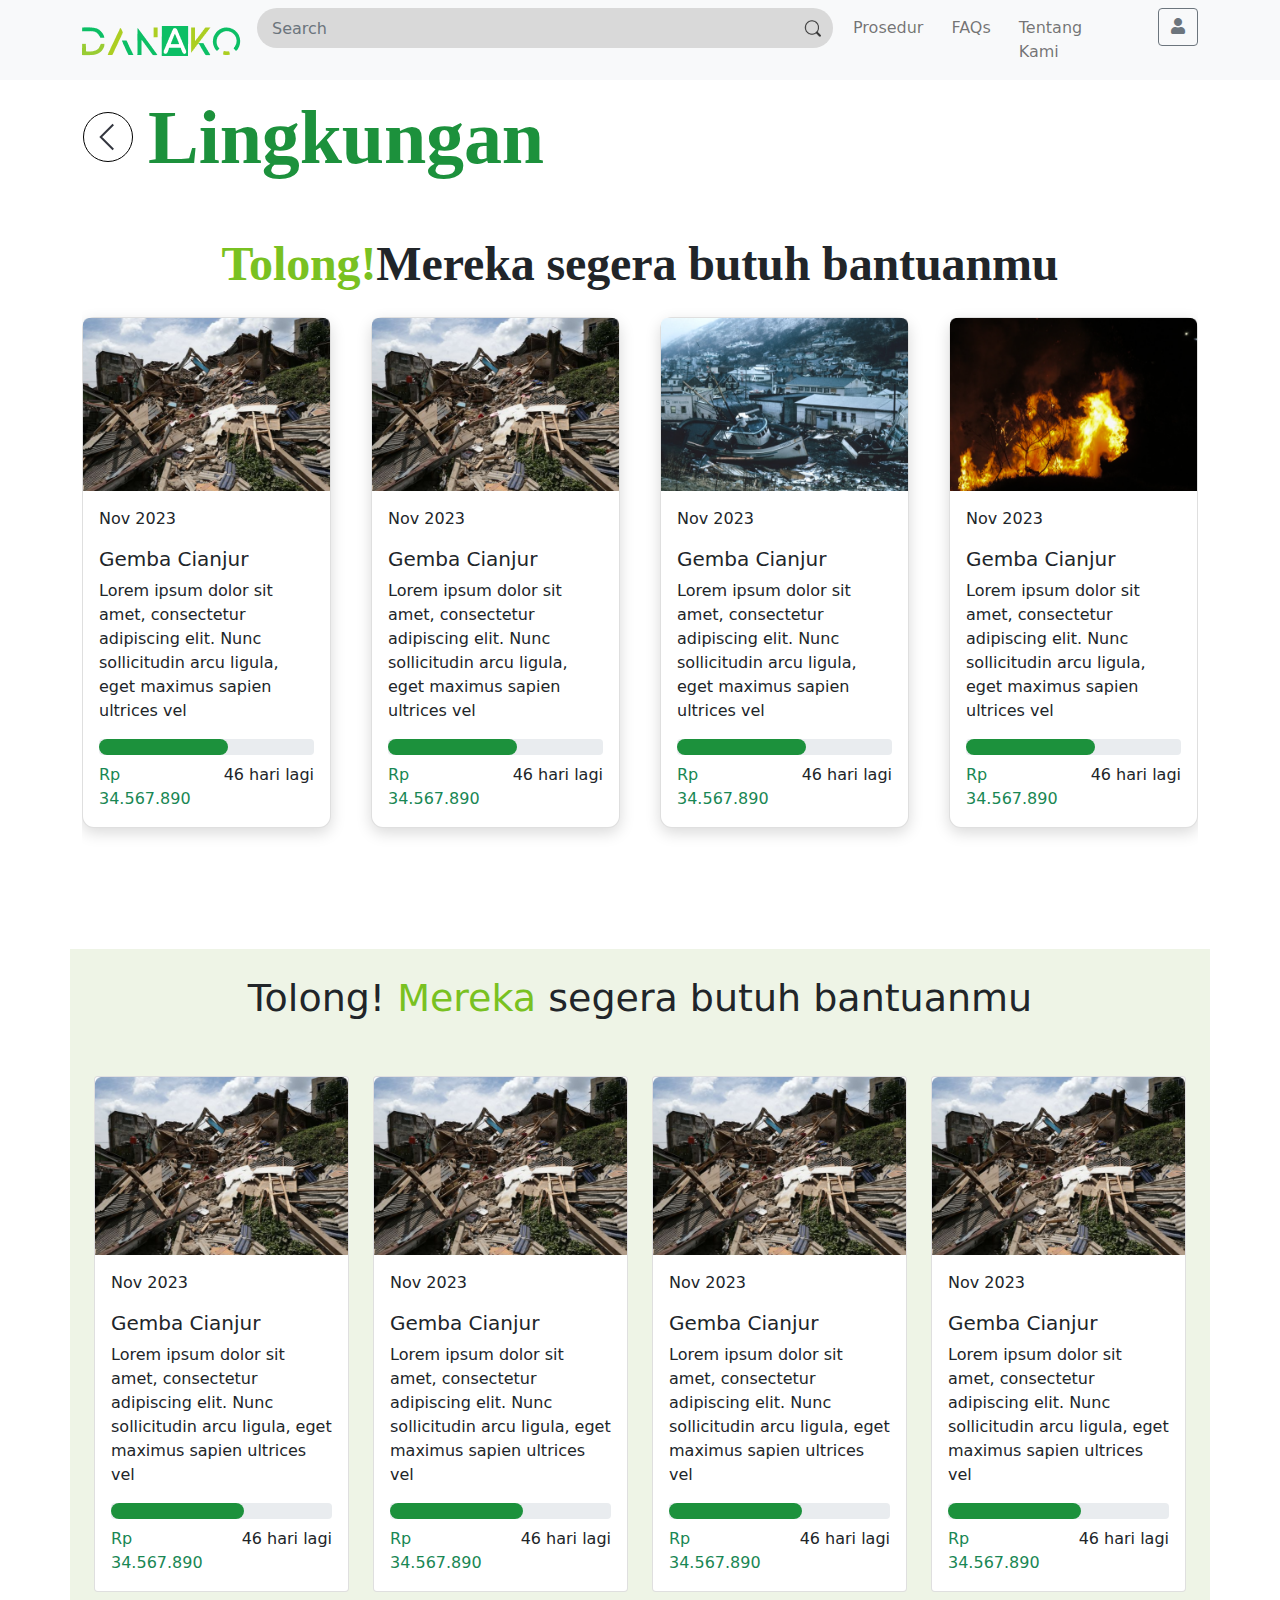
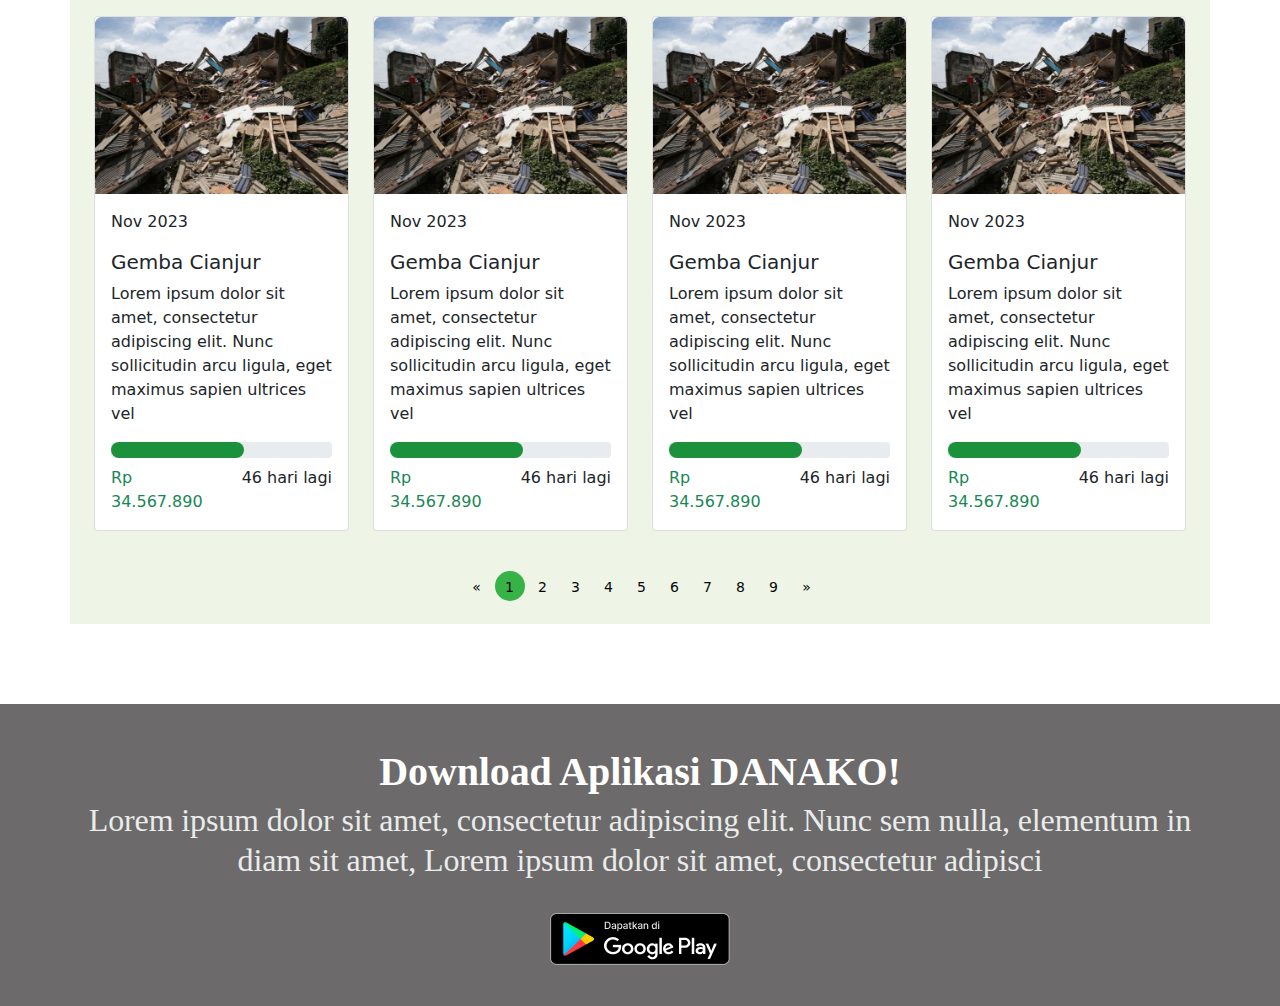
<file: index.html>
<!doctype html>
<html lang="en">
  <head>
    <meta charset="utf-8">
    <meta name="viewport" content="width=device-width, initial-scale=1">
    <meta name="description" content="">
    <meta name="author" content="Mark Otto, Jacob Thornton, and Bootstrap contributors">
    <meta name="generator" content="Hugo 0.84.0">
    <title>Starter Template · Bootstrap v5.0</title>


    

    <!-- Bootstrap core CSS -->
<link href="assets/dist/css/bootstrap.min.css" rel="stylesheet">
<link rel="stylesheet" href="https://cdnjs.cloudflare.com/ajax/libs/font-awesome/5.15.3/css/all.min.css">
<link rel="stylesheet" href="assets/css/style.css">

    
  </head>
  <body>

      <section>
        <nav class="navbar navbar-expand-lg navbar-light bg-light">
          <div class="container">
            <a class="navbar-brand" href="#">
              <img src="assets/img/logo.png" />
            </a>
            <button class="navbar-toggler" type="button" data-bs-toggle="collapse" data-bs-target="#navbarNav" aria-controls="navbarNav" aria-expanded="false" aria-label="Toggle navigation">
              <span class="navbar-toggler-icon"></span>
            </button>
            <div class="collapse navbar-collapse justify-content-center" id="navbarNav">
              <ul class="navbar-nav">
                <li class="nav-item">
                  <form class="d-flex">
                    <input class="form-control" type="search" placeholder="Search" class="search">   
                  </form>
                </li>
                <li class="nav-item">
                  <a class="nav-link" href="#">Prosedur</a>
                </li>
                <li class="nav-item">
                  <a class="nav-link" href="#">FAQs</a>
                </li>
                <li class="nav-item">
                  <a class="nav-link" href="#">Tentang Kami</a>
                </li>
                <li class="nav-item margin-left">
                  <button class="btn btn-outline-secondary" type="button" data-bs-toggle="dropdown" aria-expanded="false">
                      <i class="fas fa-user"></i> <!-- menggunakan ikon akun dari Font Awesome -->
                    </button>
                    <ul class="dropdown-menu dropdown-menu-end">
                      <li><a class="dropdown-item" href="/zakat.html">zakat</a></li>
                      <li><a class="dropdown-item" href="/ziswaf.html">ziswaf</a></li>
                      <li><a class="dropdown-item" href="/hitung_maal.html">hitung_maal</a></li>
                      <li><a class="dropdown-item" href="/hitung_profesi.html">hitung_profesi</a></li>
                      <li><a class="dropdown-item" href="/ajukan_campaign.html">ajukan_campaign</a></li>
                      <li><a class="dropdown-item" href="/profile.html">profile</a></li>
                      <!-- belum responsive -->
                      <li><a class="dropdown-item" href="/campaign_pending.html">campaign_pending</a></li>
                      <li><hr class="dropdown-divider"></li>
                      <li><a class="dropdown-item" href="konfirmasi_email.html">konfirmasi_email</a></li>
                       <!-- belum responsive -->
                      <li><a class="dropdown-item" href="payment_sukses.html">payment_sukses</a></li>
                      <li><a class="dropdown-item" href="payment_gagal.html">payment_gagal</a></li>
                    </ul>
                </li>
              </ul>
            </div>
          </div>
        </nav>
      </section>

      <div class="container">
      <div class="title">
          <img src="assets/img/Expand_left.svg" />
          <span>Lingkungan</span>
      </div>
      </div>

  <!-- slider -->
      <div class="container pb-80">
        <div class="slider">
          <h2 class="text-center"><spand class="title-gren">Tolong!</spand>Mereka segera butuh bantuanmu</h2>
        <ul class="cards-category">
          <li class="card">
            <div>
              <img src="assets/img/category/1.png" class="card-img-top" alt="...">
              <div class="card-body">
                <p>Nov 2023</p>
                <h5 class="card-title">Gemba Cianjur</h5>
                <p class="card-text">Lorem ipsum dolor sit amet, consectetur adipiscing elit. Nunc sollicitudin arcu ligula, eget maximus sapien ultrices vel</p>
                <div class="progress">
                  <div class="progress-bar bg-danako" role="progressbar" style="width: 60%;  border-radius: 100px;" aria-valuenow="60" aria-valuemin="0" aria-valuemax="100"></div>
                </div>
                <div class="row">
                  <div class="col-6 text-start text-success pt-2">Rp 34.567.890</div>
                  <div class="col-6 text-end pt-2">46 hari lagi</div>
                </div>
              </div>
            </div>
          </li>
          <li class="card">
            <div>
              <img src="assets/img/category/1.png" class="card-img-top" alt="...">
              <div class="card-body">
                <p>Nov 2023</p>
                <h5 class="card-title">Gemba Cianjur</h5>
                <p class="card-text">Lorem ipsum dolor sit amet, consectetur adipiscing elit. Nunc sollicitudin arcu ligula, eget maximus sapien ultrices vel</p>
                <div class="progress">
                  <div class="progress-bar bg-danako" role="progressbar" style="width: 60%;  border-radius: 100px;" aria-valuenow="60" aria-valuemin="0" aria-valuemax="100"></div>
                </div>
                <div class="row">
                  <div class="col-6 text-start text-success pt-2">Rp 34.567.890</div>
                  <div class="col-6 text-end pt-2">46 hari lagi</div>
                </div>
              </div>
            </div>
          </li>
          <li class="card">
            <div>
              <img src="assets/img/category/2.png" class="card-img-top" alt="...">
              <div class="card-body">
                <p>Nov 2023</p>
                <h5 class="card-title">Gemba Cianjur</h5>
                <p class="card-text">Lorem ipsum dolor sit amet, consectetur adipiscing elit. Nunc sollicitudin arcu ligula, eget maximus sapien ultrices vel</p>
                <div class="progress">
                  <div class="progress-bar bg-danako" role="progressbar" style="width: 60%;  border-radius: 100px;" aria-valuenow="60" aria-valuemin="0" aria-valuemax="100"></div>
                </div>
                <div class="row">
                  <div class="col-6 text-start text-success pt-2">Rp 34.567.890</div>
                  <div class="col-6 text-end pt-2">46 hari lagi</div>
                </div>
              </div>
            </div>
          </li>
          <li class="card">
            <div>
              <img src="assets/img/category/3.png" class="card-img-top" alt="...">
              <div class="card-body">
                <p>Nov 2023</p>
                <h5 class="card-title">Gemba Cianjur</h5>
                <p class="card-text">Lorem ipsum dolor sit amet, consectetur adipiscing elit. Nunc sollicitudin arcu ligula, eget maximus sapien ultrices vel</p>
                <div class="progress">
                  <div class="progress-bar bg-danako" role="progressbar" style="width: 60%;  border-radius: 100px;" aria-valuenow="60" aria-valuemin="0" aria-valuemax="100"></div>
                </div>
                <div class="row">
                  <div class="col-6 text-start text-success pt-2">Rp 34.567.890</div>
                  <div class="col-6 text-end pt-2">46 hari lagi</div>
                </div>
              </div>
            </div>
          </li>
          <li class="card">
            <div>
              <img src="assets/img/category/4.png" class="card-img-top" alt="...">
              <div class="card-body">
                <p>Nov 2023</p>
                <h5 class="card-title">Gemba Cianjur</h5>
                <p class="card-text">Lorem ipsum dolor sit amet, consectetur adipiscing elit. Nunc sollicitudin arcu ligula, eget maximus sapien ultrices vel</p>
                <div class="progress">
                  <div class="progress-bar bg-danako" role="progressbar" style="width: 60%;  border-radius: 100px;" aria-valuenow="60" aria-valuemin="0" aria-valuemax="100"></div>
                </div>
                <div class="row">
                  <div class="col-6 text-start text-success pt-2">Rp 34.567.890</div>
                  <div class="col-6 text-end pt-2">46 hari lagi</div>
                </div>
              </div>
            </div>
          </li>
          <li class="card">
            <div>
              <img src="assets/img/category/1.png" class="card-img-top" alt="...">
              <div class="card-body">
                <p>Nov 2023</p>
                <h5 class="card-title">Gemba Cianjur</h5>
                <p class="card-text">Lorem ipsum dolor sit amet, consectetur adipiscing elit. Nunc sollicitudin arcu ligula, eget maximus sapien ultrices vel</p>
                <div class="progress">
                  <div class="progress-bar bg-danako" role="progressbar" style="width: 60%;  border-radius: 100px;" aria-valuenow="60" aria-valuemin="0" aria-valuemax="100"></div>
                </div>
                <div class="row">
                  <div class="col-6 text-start text-success pt-2">Rp 34.567.890</div>
                  <div class="col-6 text-end pt-2">46 hari lagi</div>
                </div>
              </div>
            </div>
          </li><li class="card">
            <div>
              <img src="assets/img/category/2.png" class="card-img-top" alt="...">
              <div class="card-body">
                <p>Nov 2023</p>
                <h5 class="card-title">Gemba Cianjur</h5>
                <p class="card-text">Lorem ipsum dolor sit amet, consectetur adipiscing elit. Nunc sollicitudin arcu ligula, eget maximus sapien ultrices vel</p>
                <div class="progress">
                  <div class="progress-bar bg-danako" role="progressbar" style="width: 60%;  border-radius: 100px;" aria-valuenow="60" aria-valuemin="0" aria-valuemax="100"></div>
                </div>
                <div class="row">
                  <div class="col-6 text-start text-success pt-2">Rp 34.567.890</div>
                  <div class="col-6 text-end pt-2">46 hari lagi</div>
                </div>
              </div>
            </div>
          </li>
        </ul>
        </div>
      </div>

    <section class="pb-80">
      <div class="container" style="background-color: #EEF4E6" >
        <h2 class="text-center" style="font-size: 38px ; padding-top: 27px; padding-bottom: 47px;">Tolong!  <spand class="title-gren">Mereka</spand> segera butuh bantuanmu</h2>
        <div class="container">
          <div class="row row-cols-1 row-cols-md-2 row-cols-lg-4 g-4">
            <div class="col">
              <div class="card h-100">
                <img src="assets/img/category/1.png" class="card-img-top" alt="...">
                <div class="card-body">
                  <p>Nov 2023</p>
                  <h5 class="card-title">Gemba Cianjur</h5>
                  <p class="card-text">Lorem ipsum dolor sit amet, consectetur adipiscing elit. Nunc sollicitudin arcu ligula, eget maximus sapien ultrices vel</p>
                  <div class="progress">
                    <div class="progress-bar bg-danako" role="progressbar" style="width: 60%;  border-radius: 100px;" aria-valuenow="60" aria-valuemin="0" aria-valuemax="100"></div>
                  </div>
                  <div class="row">
                    <div class="col-6 text-start text-success pt-2">Rp 34.567.890</div>
                    <div class="col-6 text-end pt-2">46 hari lagi</div>
                  </div>
                </div>
              </div>
            </div>
            <div class="col">
              <div class="card h-100">
                <img src="assets/img/category/1.png" class="card-img-top" alt="...">
                <div class="card-body">
                  <p>Nov 2023</p>
                  <h5 class="card-title">Gemba Cianjur</h5>
                  <p class="card-text">Lorem ipsum dolor sit amet, consectetur adipiscing elit. Nunc sollicitudin arcu ligula, eget maximus sapien ultrices vel</p>
                  <div class="progress">
                    <div class="progress-bar bg-danako" role="progressbar" style="width: 60%;  border-radius: 100px;" aria-valuenow="60" aria-valuemin="0" aria-valuemax="100"></div>
                  </div>
                  <div class="row">
                    <div class="col-6 text-start text-success pt-2">Rp 34.567.890</div>
                    <div class="col-6 text-end pt-2">46 hari lagi</div>
                  </div>
                </div>
              </div>
            </div>
            <div class="col">
              <div class="card h-100">
                <img src="assets/img/category/1.png" class="card-img-top" alt="...">
                <div class="card-body">
                  <p>Nov 2023</p>
                  <h5 class="card-title">Gemba Cianjur</h5>
                  <p class="card-text">Lorem ipsum dolor sit amet, consectetur adipiscing elit. Nunc sollicitudin arcu ligula, eget maximus sapien ultrices vel</p>
                  <div class="progress">
                    <div class="progress-bar bg-danako" role="progressbar" style="width: 60%;  border-radius: 100px;" aria-valuenow="60" aria-valuemin="0" aria-valuemax="100"></div>
                  </div>
                  <div class="row">
                    <div class="col-6 text-start text-success pt-2">Rp 34.567.890</div>
                    <div class="col-6 text-end pt-2">46 hari lagi</div>
                  </div>
                </div>
              </div>
            </div>
            <div class="col">
              <div class="card h-100">
                <img src="assets/img/category/1.png" class="card-img-top" alt="...">
                <div class="card-body">
                  <p>Nov 2023</p>
                  <h5 class="card-title">Gemba Cianjur</h5>
                  <p class="card-text">Lorem ipsum dolor sit amet, consectetur adipiscing elit. Nunc sollicitudin arcu ligula, eget maximus sapien ultrices vel</p>
                  <div class="progress">
                    <div class="progress-bar bg-danako" role="progressbar" style="width: 60%;  border-radius: 100px;" aria-valuenow="60" aria-valuemin="0" aria-valuemax="100"></div>
                  </div>
                  <div class="row">
                    <div class="col-6 text-start text-success pt-2">Rp 34.567.890</div>
                    <div class="col-6 text-end pt-2">46 hari lagi</div>
                  </div>
                </div>
              </div>
            </div>
            <div class="col">
              <div class="card h-100">
                <img src="assets/img/category/1.png" class="card-img-top" alt="...">
                <div class="card-body">
                  <p>Nov 2023</p>
                  <h5 class="card-title">Gemba Cianjur</h5>
                  <p class="card-text">Lorem ipsum dolor sit amet, consectetur adipiscing elit. Nunc sollicitudin arcu ligula, eget maximus sapien ultrices vel</p>
                  <div class="progress">
                    <div class="progress-bar bg-danako" role="progressbar" style="width: 60%;  border-radius: 100px;" aria-valuenow="60" aria-valuemin="0" aria-valuemax="100"></div>
                  </div>
                  <div class="row">
                    <div class="col-6 text-start text-success pt-2">Rp 34.567.890</div>
                    <div class="col-6 text-end pt-2">46 hari lagi</div>
                  </div>
                </div>
              </div>
            </div>
            <div class="col">
              <div class="card h-100">
                <img src="assets/img/category/1.png" class="card-img-top" alt="...">
                <div class="card-body">
                  <p>Nov 2023</p>
                  <h5 class="card-title">Gemba Cianjur</h5>
                  <p class="card-text">Lorem ipsum dolor sit amet, consectetur adipiscing elit. Nunc sollicitudin arcu ligula, eget maximus sapien ultrices vel</p>
                  <div class="progress">
                    <div class="progress-bar bg-danako" role="progressbar" style="width: 60%;  border-radius: 100px;" aria-valuenow="60" aria-valuemin="0" aria-valuemax="100"></div>
                  </div>
                  <div class="row">
                    <div class="col-6 text-start text-success pt-2">Rp 34.567.890</div>
                    <div class="col-6 text-end pt-2">46 hari lagi</div>
                  </div>
                </div>
              </div>
            </div>
            <div class="col">
              <div class="card h-100">
                <img src="assets/img/category/1.png" class="card-img-top" alt="...">
                <div class="card-body">
                  <p>Nov 2023</p>
                  <h5 class="card-title">Gemba Cianjur</h5>
                  <p class="card-text">Lorem ipsum dolor sit amet, consectetur adipiscing elit. Nunc sollicitudin arcu ligula, eget maximus sapien ultrices vel</p>
                  <div class="progress">
                    <div class="progress-bar bg-danako" role="progressbar" style="width: 60%;  border-radius: 100px;" aria-valuenow="60" aria-valuemin="0" aria-valuemax="100"></div>
                  </div>
                  <div class="row">
                    <div class="col-6 text-start text-success pt-2">Rp 34.567.890</div>
                    <div class="col-6 text-end pt-2">46 hari lagi</div>
                  </div>
                </div>
              </div>
            </div>
            <div class="col">
              <div class="card h-100">
                <img src="assets/img/category/1.png" class="card-img-top" alt="...">
                <div class="card-body">
                  <p>Nov 2023</p>
                  <h5 class="card-title">Gemba Cianjur</h5>
                  <p class="card-text">Lorem ipsum dolor sit amet, consectetur adipiscing elit. Nunc sollicitudin arcu ligula, eget maximus sapien ultrices vel</p>
                  <div class="progress">
                    <div class="progress-bar bg-danako" role="progressbar" style="width: 60%;  border-radius: 100px;" aria-valuenow="60" aria-valuemin="0" aria-valuemax="100"></div>
                  </div>
                  <div class="row">
                    <div class="col-6 text-start text-success pt-2">Rp 34.567.890</div>
                    <div class="col-6 text-end pt-2">46 hari lagi</div>
                  </div>
                </div>
              </div>
            </div>
            
          </div>
         <div class="pagination-wrapper">
          <ul class="pagination modal-3">
            <li><a href="#" class="prev">&laquo</a></li>
            <li><a href="#" class="active">1</a></li>
            <li> <a href="#">2</a></li>
            <li> <a href="#">3</a></li>
            <li> <a href="#">4</a></li>
            <li> <a href="#">5</a></li>
            <li> <a href="#">6</a></li>
            <li> <a href="#">7</a></li>
            <li> <a href="#">8</a></li>
            <li> <a href="#">9</a></li>
            <li><a href="#" class="next">&raquo;</a></li>
          </ul>
         </div>
        </div>
      </div>
    </section>
   

    <div class="my-div information-container">
     <div class="container">
      <h1 class="title pt-5">Download Aplikasi DANAKO!</h1>
      <h6>Lorem ipsum dolor sit amet, consectetur adipiscing elit. Nunc sem nulla, elementum in diam sit amet, Lorem ipsum dolor sit amet, consectetur adipisci</h6>
      <div class="text-center">
        <img src="assets/img/category/googleplay.png" style="padding-top: 24px; padding-bottom: 41px;" />
      </div>
    </div>
    </div>
    
    
    <script src="assets/dist/js/bootstrap.bundle.min.js"></script>
      
  </body>
</html>
</file>
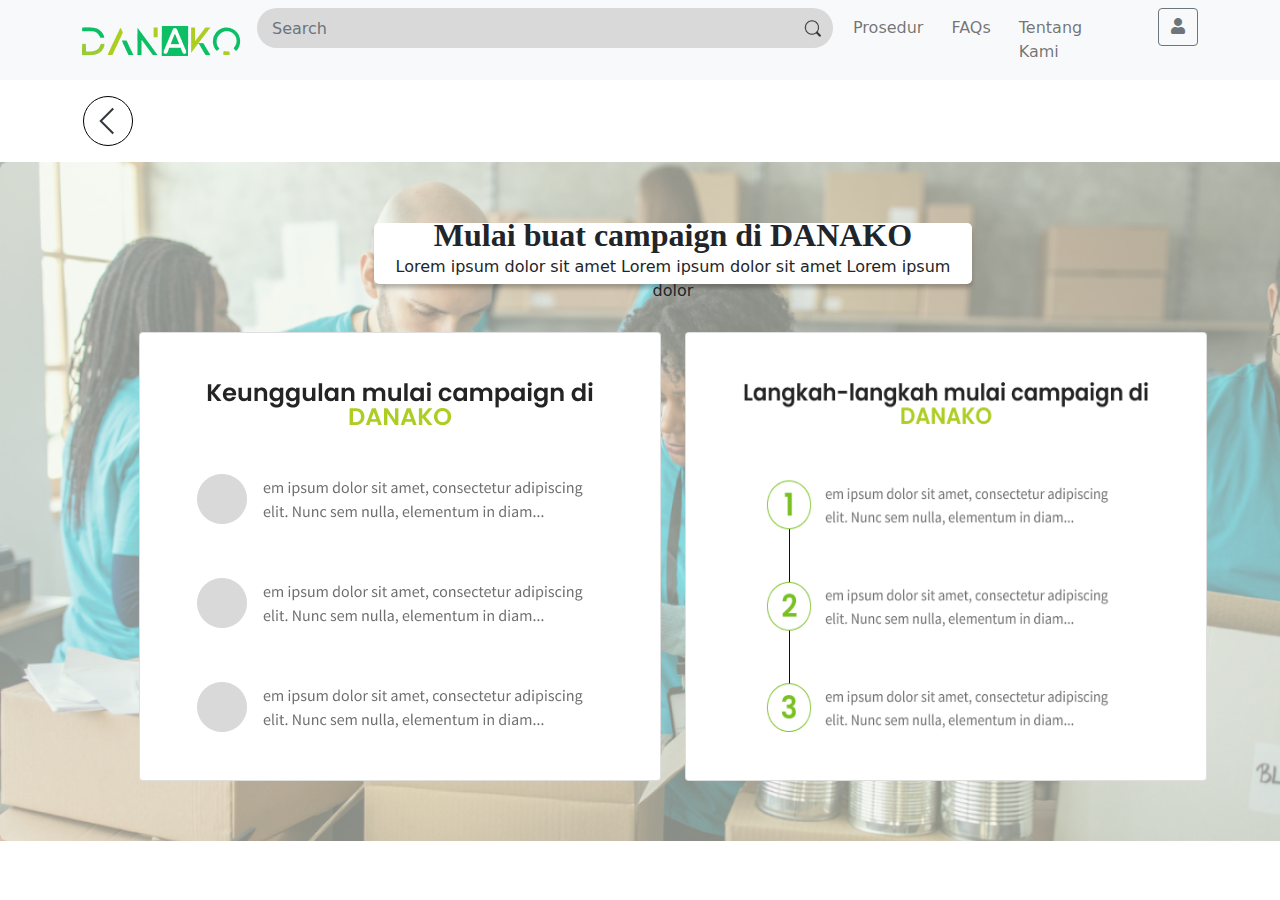
<file: ajukan_campaign.html>
<!doctype html>
<html lang="en">
  <head>
    <meta charset="utf-8">
    <meta name="viewport" content="width=device-width, initial-scale=1">
    <meta name="description" content="">
    <meta name="author" content="Mark Otto, Jacob Thornton, and Bootstrap contributors">
    <meta name="generator" content="Hugo 0.84.0">
    <title>Starter Template · Bootstrap v5.0</title>

    <!-- Bootstrap core CSS -->
    <link href="assets/dist/css/bootstrap.min.css" rel="stylesheet">
    <link rel="stylesheet" href="https://cdnjs.cloudflare.com/ajax/libs/font-awesome/5.15.3/css/all.min.css">
 

    <link rel="stylesheet" href="assets/css/style.css">

  </head>

  <body>

    <section>
      <nav class="navbar navbar-expand-lg navbar-light bg-light">
        <div class="container">
          <a class="navbar-brand" href="#">
            <img src="assets/img/logo.png" />
          </a>
          <button class="navbar-toggler" type="button" data-bs-toggle="collapse" data-bs-target="#navbarNav" aria-controls="navbarNav" aria-expanded="false" aria-label="Toggle navigation">
            <span class="navbar-toggler-icon"></span>
          </button>
          <div class="collapse navbar-collapse justify-content-center" id="navbarNav">
            <ul class="navbar-nav">
              <li class="nav-item">
                <form class="d-flex">
                  <input class="form-control" type="search" placeholder="Search" style="width: 576px; height: 40px; left: 551px;">   
                </form>
              </li>
              <li class="nav-item">
                <a class="nav-link" href="#">Prosedur</a>
              </li>
              <li class="nav-item">
                <a class="nav-link" href="#">FAQs</a>
              </li>
              <li class="nav-item">
                <a class="nav-link" href="#">Tentang Kami</a>
              </li>
              <li class="nav-item margin-left">
                <button class="btn btn-outline-secondary" type="button" data-bs-toggle="dropdown" aria-expanded="false">
                    <i class="fas fa-user"></i> <!-- menggunakan ikon akun dari Font Awesome -->
                  </button>
                  <ul class="dropdown-menu dropdown-menu-end">
                    <li><a class="dropdown-item" href="#">Profil</a></li>
                    <li><a class="dropdown-item" href="#">Pengaturan</a></li>
                    <li><hr class="dropdown-divider"></li>
                    <li><a class="dropdown-item" href="#">Keluar</a></li>
                  </ul>
              </li>
            </ul>
          </div>
        </div>
      </nav>
    </section>

    <div class="container pt-3 pb-3">
          <img src="assets/img/Expand_left.svg" />
    </div>

    <section class="c-notverifikasi">
      <div class="d-flex justify-content-center flex-column"> <!-- tambahkan flex-column -->
        <div class="row">
          <div class="col-md-12">
            <div class="title">
              <h6>Mulai buat campaign di DANAKO</h6>
              <p>Lorem ipsum dolor sit amet Lorem ipsum dolor sit amet Lorem ipsum dolor</p>
            </div>
          </div>
        </div>

        <div class="row container">
          <div class="col-md-6 pt-5">
            <div class="card text-center">
              <img src="assets/img/campaign/keungulan.png" class="card-img-top mx-auto d-block my-5 konten" alt="Responsive image">
            </div>
          </div>
          
          <div class="col-md-6 pt-5">
            <div class="card text-center">
              <img src="assets/img/campaign/langkah.png" class="card-img-top mx-auto d-block my-5 konten" alt="Responsive image" >
            </div>
          </div>

        </div>
      </div>
    </section>

    <script src="assets/dist/js/bootstrap.bundle.min.js"></script>

  </body>
</html>
</file>
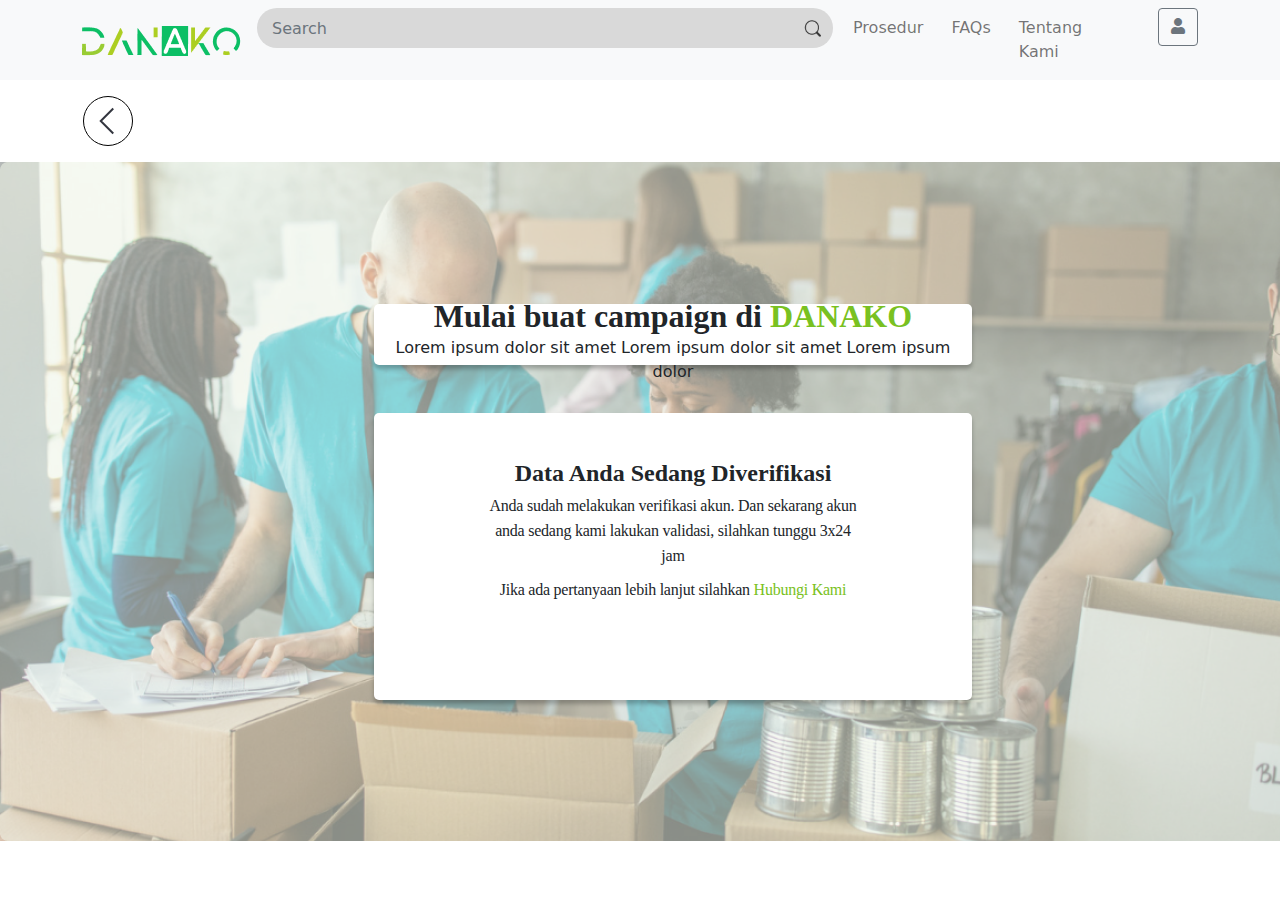
<file: campaign_pending.html>
<!doctype html>
<html lang="en">
  <head>
    <meta charset="utf-8">
    <meta name="viewport" content="width=device-width, initial-scale=1">
    <meta name="description" content="">
    <meta name="author" content="Mark Otto, Jacob Thornton, and Bootstrap contributors">
    <meta name="generator" content="Hugo 0.84.0">
    <title>Starter Template · Bootstrap v5.0</title>

    <!-- Bootstrap core CSS -->
    <link href="assets/dist/css/bootstrap.min.css" rel="stylesheet">
    <link rel="stylesheet" href="https://cdnjs.cloudflare.com/ajax/libs/font-awesome/5.15.3/css/all.min.css">
    <link rel="stylesheet" href="assets/css/style.css">

    <style>


.title h6{
  font-family: 'Poppins';
  font-style: normal;
  font-weight: 600;
  font-size: 32px;
  line-height: 24px;
}

.konten{
  width: 406px; 
  height: 351px;
}

.konten-verifikasi{
  text-align: center;
  width: 598px;
  height: 287px;
  background: #FFFFFF;
  box-shadow: 0px 4px 4px rgba(0, 0, 0, 0.25);
  border-radius: 5px;
  margin: auto; /* membuat konten berada di tengah */
}

.konten-verifikasi .title-pending{
  font-family: 'Poppins';
  font-style: normal;
  font-weight: 600;
  font-size: 24px;
  line-height: 24px;
  margin: auto; /* membuat konten berada di tengah */
}

.konten-verifikasi .title-konten{
  width: 371px;
  height: 68px;
  font-family: 'Poppins';
  font-style: normal;
  font-weight: 400;
  font-size: 16px;
  line-height: 25px;
  /* or 156% */
  letter-spacing: -0.24px;
  text-align: center; /* menengahkan teks */
  margin: auto; /* membuat konten berada di tengah */
}

/* Responsive styles */
@media screen and (max-width: 767px) {
  /* Adjust the size of the container to fit smaller screens */
  .c-notverifikasi {
    width: auto;
    height: auto;
    padding: 20px;
  }

  /* Adjust the size of the title */
  .title {
    width: 100%;
    height: auto;
  }

  /* Adjust the size of the images */
  .card-img-top {
    width: 100%;
    height: auto;
  }
}


    </style>

  </head>

  <body>

    <section>
      <nav class="navbar navbar-expand-lg navbar-light bg-light">
        <div class="container">
          <a class="navbar-brand" href="#">
            <img src="assets/img/logo.png" />
          </a>
          <button class="navbar-toggler" type="button" data-bs-toggle="collapse" data-bs-target="#navbarNav" aria-controls="navbarNav" aria-expanded="false" aria-label="Toggle navigation">
            <span class="navbar-toggler-icon"></span>
          </button>
          <div class="collapse navbar-collapse justify-content-center" id="navbarNav">
            <ul class="navbar-nav">
              <li class="nav-item">
                <form class="d-flex">
                  <input class="form-control" type="search" placeholder="Search" style="width: 576px; height: 40px; left: 551px;">   
                </form>
              </li>
              <li class="nav-item">
                <a class="nav-link" href="#">Prosedur</a>
              </li>
              <li class="nav-item">
                <a class="nav-link" href="#">FAQs</a>
              </li>
              <li class="nav-item">
                <a class="nav-link" href="#">Tentang Kami</a>
              </li>
              <li class="nav-item margin-left">
                <button class="btn btn-outline-secondary" type="button" data-bs-toggle="dropdown" aria-expanded="false">
                    <i class="fas fa-user"></i> <!-- menggunakan ikon akun dari Font Awesome -->
                  </button>
                  <ul class="dropdown-menu dropdown-menu-end">
                    <li><a class="dropdown-item" href="#">Profil</a></li>
                    <li><a class="dropdown-item" href="#">Pengaturan</a></li>
                    <li><hr class="dropdown-divider"></li>
                    <li><a class="dropdown-item" href="#">Keluar</a></li>
                  </ul>
              </li>
            </ul>
          </div>
        </div>
      </nav>
    </section>

    <div class="container pt-3 pb-3">
          <img src="assets/img/Expand_left.svg" />
    </div>

    <section class="c-notverifikasi">
      <div class="d-flex justify-content-center flex-column"> <!-- tambahkan flex-column -->
        <div class="row">
          <div class="col-md-12">
            <div class="title">
              <h6>Mulai buat campaign di <span class="color-primary">DANAKO</span></h6>
              <p>Lorem ipsum dolor sit amet Lorem ipsum dolor sit amet Lorem ipsum dolor</p>
            </div>
          </div>
        </div>

        <div class="row pt-5">
          <div class="col-md-12">
            <div class="konten-verifikasi">
              <p class="title-pending pt-5">Data Anda Sedang Diverifikasi</p>
              <p class="title-konten pt-2">Anda sudah melakukan verifikasi akun. Dan sekarang akun anda sedang kami lakukan validasi, silahkan tunggu 3x24 jam</p>
              <p class="title-konten pt-4" >Jika ada pertanyaan lebih lanjut silahkan <span class="color-primary">Hubungi Kami</span></p>
            </div>
          </div>
        </div>
          
          

        </div>
      </div>
    </section>

    <script src="assets/dist/js/bootstrap.bundle.min.js"></script>

  </body>
</html>
</file>
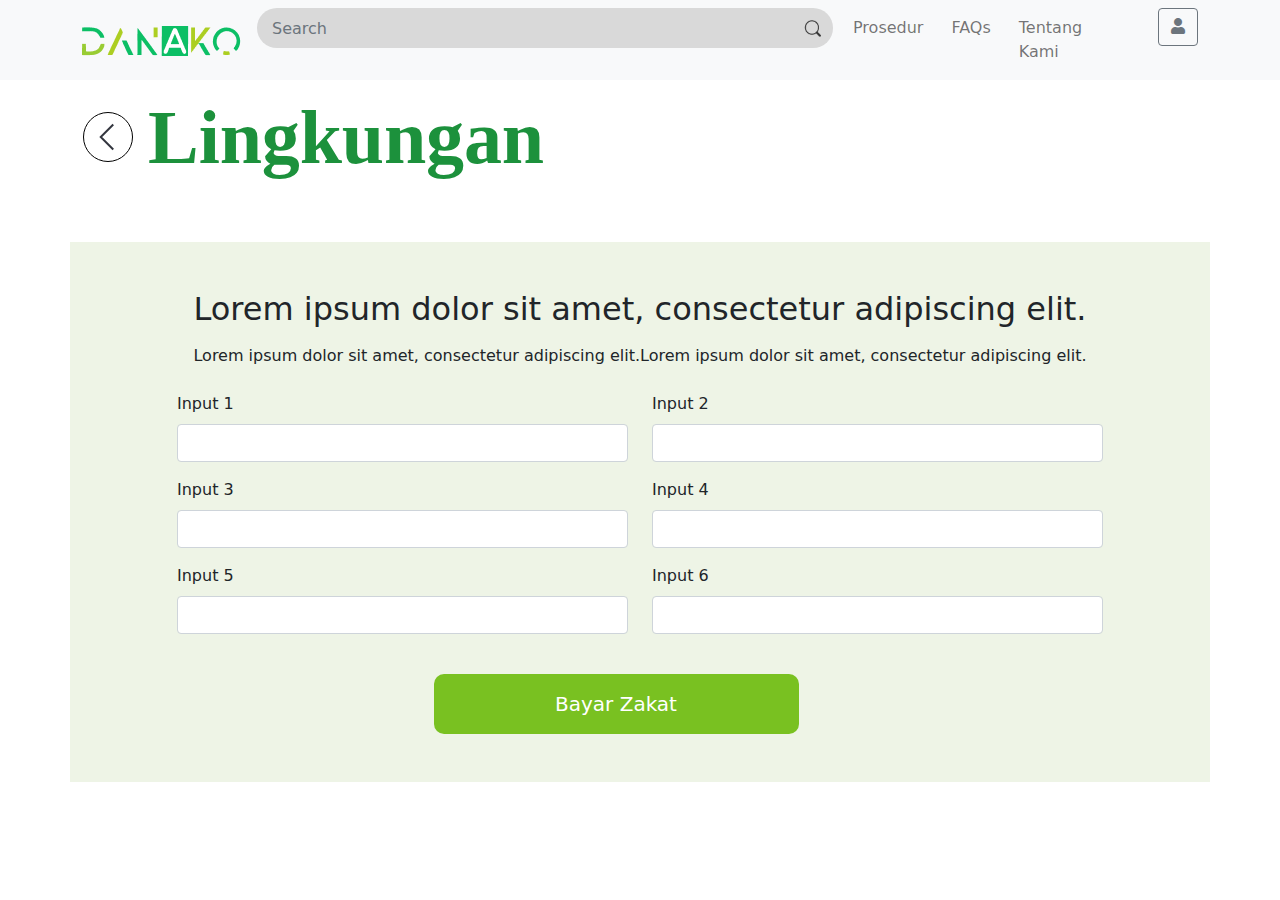
<file: hitung_maal.html>
<!doctype html>
<html lang="en">
  <head>
    <meta charset="utf-8">
    <meta name="viewport" content="width=device-width, initial-scale=1">
    <meta name="description" content="">
    <meta name="author" content="Mark Otto, Jacob Thornton, and Bootstrap contributors">
    <meta name="generator" content="Hugo 0.84.0">
    <title>Starter Template · Bootstrap v5.0</title>


    

    <!-- Bootstrap core CSS -->
<link href="assets/dist/css/bootstrap.min.css" rel="stylesheet">
<link rel="stylesheet" href="https://cdnjs.cloudflare.com/ajax/libs/font-awesome/5.15.3/css/all.min.css">
<link rel="stylesheet" href="assets/css/style.css">

    
  </head>
 
  <body>

      <section>
        <nav class="navbar navbar-expand-lg navbar-light bg-light">
          <div class="container">
            <a class="navbar-brand" href="#">
              <img src="assets/img/logo.png" />
            </a>
            <button class="navbar-toggler" type="button" data-bs-toggle="collapse" data-bs-target="#navbarNav" aria-controls="navbarNav" aria-expanded="false" aria-label="Toggle navigation">
              <span class="navbar-toggler-icon"></span>
            </button>
            <div class="collapse navbar-collapse justify-content-center" id="navbarNav">
              <ul class="navbar-nav">
                <li class="nav-item">
                  <form class="d-flex">
                    <input class="form-control" type="search" placeholder="Search" style="width: 576px; height: 40px; left: 551px;">   
                  </form>
                </li>
                <li class="nav-item">
                  <a class="nav-link" href="#">Prosedur</a>
                </li>
                <li class="nav-item">
                  <a class="nav-link" href="#">FAQs</a>
                </li>
                <li class="nav-item">
                  <a class="nav-link" href="#">Tentang Kami</a>
                </li>
                <li class="nav-item margin-left">
                  <button class="btn btn-outline-secondary" type="button" data-bs-toggle="dropdown" aria-expanded="false">
                      <i class="fas fa-user"></i> <!-- menggunakan ikon akun dari Font Awesome -->
                    </button>
                    <ul class="dropdown-menu dropdown-menu-end">
                      <li><a class="dropdown-item" href="#">Profil</a></li>
                      <li><a class="dropdown-item" href="#">Pengaturan</a></li>
                      <li><hr class="dropdown-divider"></li>
                      <li><a class="dropdown-item" href="#">Keluar</a></li>
                    </ul>
                </li>
              </ul>
            </div>
          </div>
        </nav>
      </section>

      <div class="container">
        <div class="title">
            <img src="assets/img/Expand_left.svg" />
            <span>Lingkungan</span>
        </div>
      </div>

      <section class="pt-5 pb-5">
        <div class="container">
          <div class="row justify-content-center align-items-center">
            <div class="col-lg-12 form-bg">
              <h2 class="text-center mt-5">Lorem ipsum dolor sit amet, consectetur adipiscing elit.</h1>
              <div class="container">
                <p class="text-center mb-3 mt-3">Lorem ipsum dolor sit amet, consectetur adipiscing elit.Lorem ipsum dolor sit amet, consectetur adipiscing elit.</p>
              </div>
                <div class="row pt-2">
                    <div class="col-md-1"></div>
                    <div class="col-lg-10">
                        <form>
                            <div class="row justify-content-center">
                            <div class="col-md-6">
                                <div class="mb-3">
                                <label for="input1" class="form-label">Input 1</label>
                                <input type="text" class="form-control" id="input1">
                                </div>
                            </div>
                            <div class="col-md-6">
                                <div class="mb-3">
                                <label for="input2" class="form-label">Input 2</label>
                                <input type="text" class="form-control" id="input2">
                                </div>
                            </div>
                            </div>
                            <div class="row justify-content-center">
                            <div class="col-md-6">
                                <div class="mb-3">
                                <label for="input3" class="form-label">Input 3</label>
                                <input type="text" class="form-control" id="input3">
                                </div>
                            </div>
                            <div class="col-md-6">
                                <div class="mb-3">
                                <label for="input4" class="form-label">Input 4</label>
                                <input type="text" class="form-control" id="input4">
                                </div>
                            </div>
                            </div>
                            <div class="row justify-content-center">
                            <div class="col-md-6">
                                <div class="mb-3">
                                <label for="input5" class="form-label">Input 5</label>
                                <input type="text" class="form-control" id="input5">
                                </div>
                            </div>
                            <div class="col-md-6">
                                <div class="mb-3">
                                <label for="input6" class="form-label">Input 6</label>
                                <input type="text" class="form-control" id="input6">
                                </div>
                            </div>
                            </div>
                            <div class="d-flex justify-content-center pt-4 pb-5">
                            <button type="button" class="btn btn-primary btn-lg me-5 bg-danako-primary bt-zakat ">Bayar Zakat</button>
                        </div>
                        </form>
                    
                    </div>
                <div class="col-md-1"></div>
                </div>
              </h1>
            </div>
          </div>
        </div>
      </section>

    <script src="assets/dist/js/bootstrap.bundle.min.js"></script>

    
  </body>
</html>
</file>
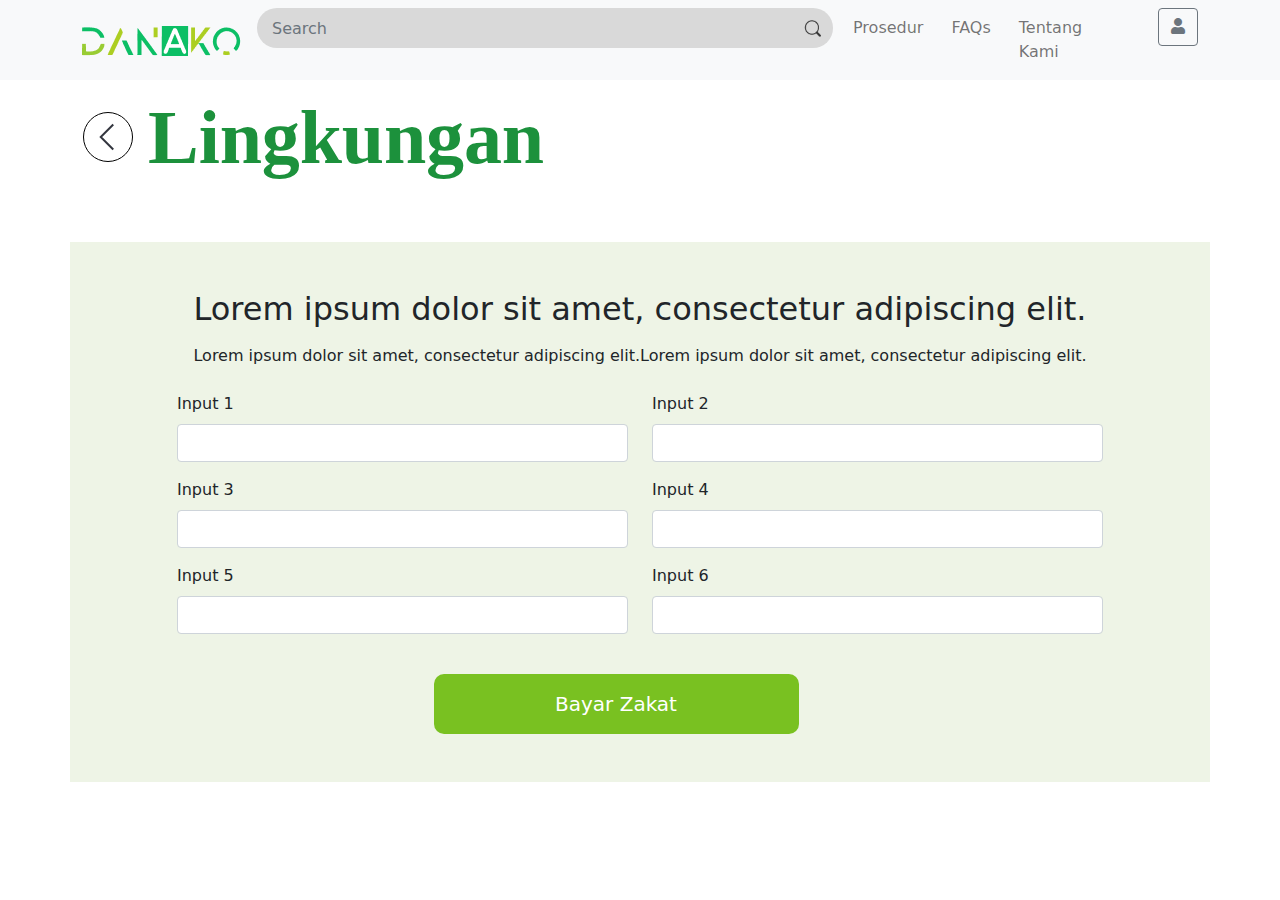
<file: hitung_profesi.html>
<!doctype html>
<html lang="en">
  <head>
    <meta charset="utf-8">
    <meta name="viewport" content="width=device-width, initial-scale=1">
    <meta name="description" content="">
    <meta name="author" content="Mark Otto, Jacob Thornton, and Bootstrap contributors">
    <meta name="generator" content="Hugo 0.84.0">
    <title>Starter Template · Bootstrap v5.0</title>


    

    <!-- Bootstrap core CSS -->
<link href="assets/dist/css/bootstrap.min.css" rel="stylesheet">
<link rel="stylesheet" href="https://cdnjs.cloudflare.com/ajax/libs/font-awesome/5.15.3/css/all.min.css">
<link rel="stylesheet" href="assets/css/style.css">

    
  </head>

  <body>

      <section>
        <nav class="navbar navbar-expand-lg navbar-light bg-light">
          <div class="container">
            <a class="navbar-brand" href="#">
              <img src="assets/img/logo.png" />
            </a>
            <button class="navbar-toggler" type="button" data-bs-toggle="collapse" data-bs-target="#navbarNav" aria-controls="navbarNav" aria-expanded="false" aria-label="Toggle navigation">
              <span class="navbar-toggler-icon"></span>
            </button>
            <div class="collapse navbar-collapse justify-content-center" id="navbarNav">
              <ul class="navbar-nav">
                <li class="nav-item">
                  <form class="d-flex">
                    <input class="form-control" type="search" placeholder="Search" style="width: 576px; height: 40px; left: 551px;">   
                  </form>
                </li>
                <li class="nav-item">
                  <a class="nav-link" href="#">Prosedur</a>
                </li>
                <li class="nav-item">
                  <a class="nav-link" href="#">FAQs</a>
                </li>
                <li class="nav-item">
                  <a class="nav-link" href="#">Tentang Kami</a>
                </li>
                <li class="nav-item margin-left">
                  <button class="btn btn-outline-secondary" type="button" data-bs-toggle="dropdown" aria-expanded="false">
                      <i class="fas fa-user"></i> <!-- menggunakan ikon akun dari Font Awesome -->
                    </button>
                    <ul class="dropdown-menu dropdown-menu-end">
                      <li><a class="dropdown-item" href="#">Profil</a></li>
                      <li><a class="dropdown-item" href="#">Pengaturan</a></li>
                      <li><hr class="dropdown-divider"></li>
                      <li><a class="dropdown-item" href="#">Keluar</a></li>
                    </ul>
                </li>
              </ul>
            </div>
          </div>
        </nav>
      </section>

      <div class="container">
        <div class="title">
            <img src="assets/img/Expand_left.svg" />
            <span>Lingkungan</span>
        </div>
      </div>

      <section class="pt-5 pb-5">
        <div class="container">
          <div class="row justify-content-center align-items-center">
            <div class="col-lg-12 form-bg">
              <h2 class="text-center mt-5">Lorem ipsum dolor sit amet, consectetur adipiscing elit.</h1>
              <div class="container">
                <p class="text-center mb-3 mt-3">Lorem ipsum dolor sit amet, consectetur adipiscing elit.Lorem ipsum dolor sit amet, consectetur adipiscing elit.</p>
              </div>
                <div class="row pt-2">
                    <div class="col-md-1"></div>
                    <div class="col-lg-10">
                        <form>
                            <div class="row justify-content-center">
                            <div class="col-md-6">
                                <div class="mb-3">
                                <label for="input1" class="form-label">Input 1</label>
                                <input type="text" class="form-control" id="input1">
                                </div>
                            </div>
                            <div class="col-md-6">
                                <div class="mb-3">
                                <label for="input2" class="form-label">Input 2</label>
                                <input type="text" class="form-control" id="input2">
                                </div>
                            </div>
                            </div>
                            <div class="row justify-content-center">
                            <div class="col-md-6">
                                <div class="mb-3">
                                <label for="input3" class="form-label">Input 3</label>
                                <input type="text" class="form-control" id="input3">
                                </div>
                            </div>
                            <div class="col-md-6">
                                <div class="mb-3">
                                <label for="input4" class="form-label">Input 4</label>
                                <input type="text" class="form-control" id="input4">
                                </div>
                            </div>
                            </div>
                            <div class="row justify-content-center">
                            <div class="col-md-6">
                                <div class="mb-3">
                                <label for="input5" class="form-label">Input 5</label>
                                <input type="text" class="form-control" id="input5">
                                </div>
                            </div>
                            <div class="col-md-6">
                                <div class="mb-3">
                                <label for="input6" class="form-label">Input 6</label>
                                <input type="text" class="form-control" id="input6">
                                </div>
                            </div>
                            </div>
                            <div class="d-flex justify-content-center pt-4 pb-5">
                            <button type="button" class="btn btn-primary btn-lg me-5 bg-danako-primary bt-zakat ">Bayar Zakat</button>
                        </div>
                        </form>
                    
                    </div>
                <div class="col-md-1"></div>
                </div>
              </h1>
            </div>
          </div>
        </div>
      </section>

    <script src="assets/dist/js/bootstrap.bundle.min.js"></script>

    
  </body>
</html>
</file>
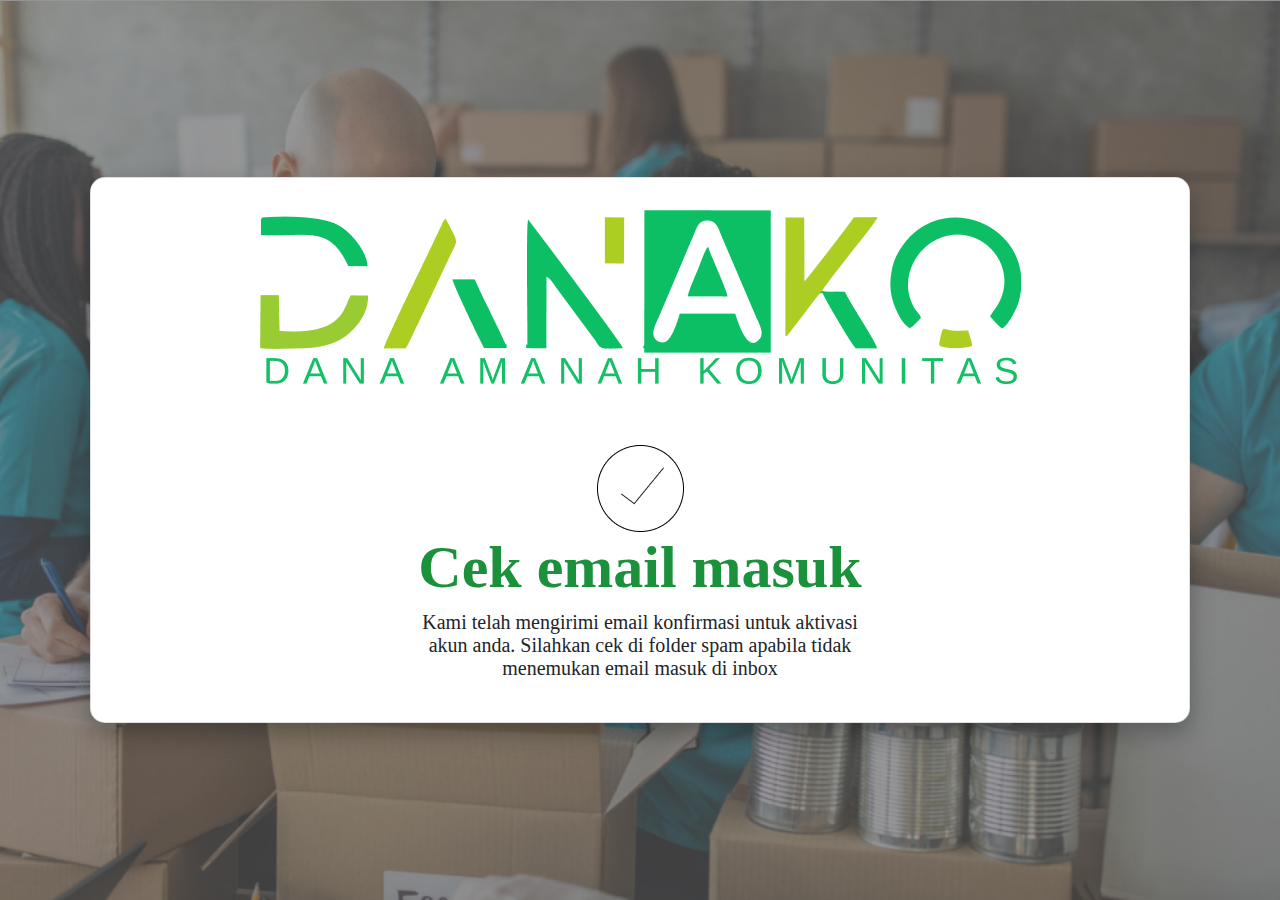
<file: konfirmasi_email.html>
<!doctype html>
<html lang="en">
  <head>
    <meta charset="utf-8">
    <meta name="viewport" content="width=device-width, initial-scale=1">
    <meta name="description" content="">
    <meta name="author" content="Mark Otto, Jacob Thornton, and Bootstrap contributors">
    <meta name="generator" content="Hugo 0.84.0">
    <title>Starter Template · Bootstrap v5.0</title>


    

    <!-- Bootstrap core CSS -->
<link href="assets/dist/css/bootstrap.min.css" rel="stylesheet">
<link rel="stylesheet" href="https://cdnjs.cloudflare.com/ajax/libs/font-awesome/5.15.3/css/all.min.css">
<link rel="stylesheet" href="assets/css/style.css">


    
  </head>
 
  <body>
   <section class="email-confirm">
    <div class="card">
        <img src="/assets/img/logotext.png" alt="Image" class="img-fluid" style="margin-bottom: 60px;" />
        <img src="/assets/img/icon/centang.png" alt="Image" style="width: 87px;
        height: 87px;" />
         <h2 class="title">Cek email masuk</h1>
        <p>Kami telah mengirimi email konfirmasi untuk aktivasi akun anda. Silahkan cek di folder spam apabila tidak menemukan email masuk di inbox</p>
      </div>
   </section>

    
    <script src="assets/dist/js/bootstrap.bundle.min.js"></script>

    
      
  </body>
</html>
</file>
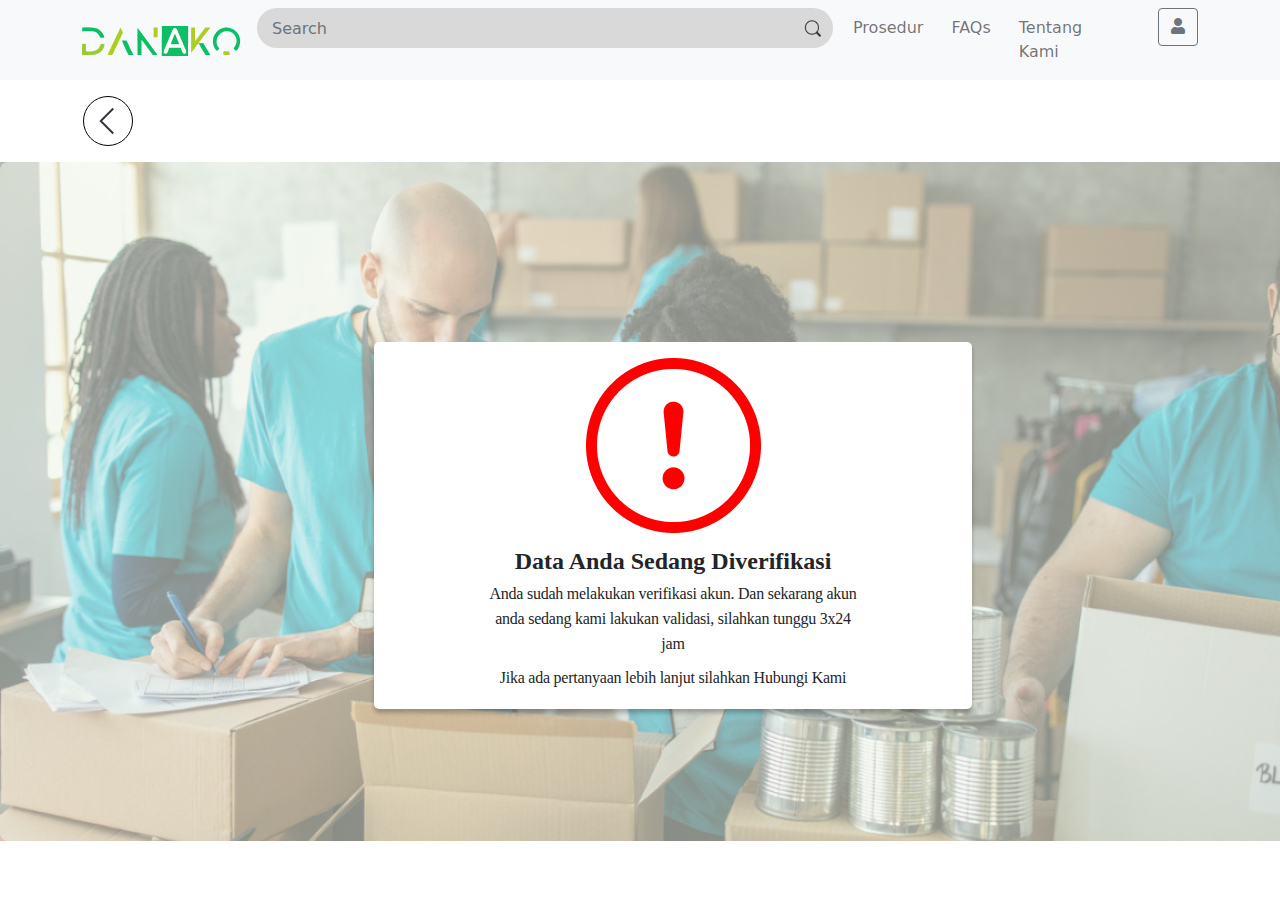
<file: payment_gagal.html>
<!doctype html>
<html lang="en">
  <head>
    <meta charset="utf-8">
    <meta name="viewport" content="width=device-width, initial-scale=1">
    <meta name="description" content="">
    <meta name="author" content="Mark Otto, Jacob Thornton, and Bootstrap contributors">
    <meta name="generator" content="Hugo 0.84.0">
    <title>Starter Template · Bootstrap v5.0</title>

    <!-- Bootstrap core CSS -->
    <link href="assets/dist/css/bootstrap.min.css" rel="stylesheet">
    <link rel="stylesheet" href="https://cdnjs.cloudflare.com/ajax/libs/font-awesome/5.15.3/css/all.min.css">
    <link rel="stylesheet" href="assets/css/style.css">

    <style>


.konten-verifikasi{
  text-align: center;
  width: 598px;
  height: 100%;
  background: #FFFFFF;
  box-shadow: 0px 4px 4px rgba(0, 0, 0, 0.25);
  border-radius: 5px;
  margin: auto; /* membuat konten berada di tengah */
}

.konten-verifikasi .title-pending{
  font-family: 'Poppins';
  font-style: normal;
  font-weight: 600;
  font-size: 24px;
  line-height: 24px;
  margin: auto; /* membuat konten berada di tengah */
}

.konten-verifikasi .title-konten{
  width: 371px;
  height: 68px;
  font-family: 'Poppins';
  font-style: normal;
  font-weight: 400;
  font-size: 16px;
  line-height: 25px;
  /* or 156% */
  letter-spacing: -0.24px;
  text-align: center; /* menengahkan teks */
  margin: auto; /* membuat konten berada di tengah */
}



    </style>

  </head>

  <body>

    <section>
      <nav class="navbar navbar-expand-lg navbar-light bg-light">
        <div class="container">
          <a class="navbar-brand" href="#">
            <img src="assets/img/logo.png" />
          </a>
          <button class="navbar-toggler" type="button" data-bs-toggle="collapse" data-bs-target="#navbarNav" aria-controls="navbarNav" aria-expanded="false" aria-label="Toggle navigation">
            <span class="navbar-toggler-icon"></span>
          </button>
          <div class="collapse navbar-collapse justify-content-center" id="navbarNav">
            <ul class="navbar-nav">
              <li class="nav-item">
                <form class="d-flex">
                  <input class="form-control" type="search" placeholder="Search" style="width: 576px; height: 40px; left: 551px;">   
                </form>
              </li>
              <li class="nav-item">
                <a class="nav-link" href="#">Prosedur</a>
              </li>
              <li class="nav-item">
                <a class="nav-link" href="#">FAQs</a>
              </li>
              <li class="nav-item">
                <a class="nav-link" href="#">Tentang Kami</a>
              </li>
              <li class="nav-item margin-left">
                <button class="btn btn-outline-secondary" type="button" data-bs-toggle="dropdown" aria-expanded="false">
                    <i class="fas fa-user"></i> <!-- menggunakan ikon akun dari Font Awesome -->
                  </button>
                  <ul class="dropdown-menu dropdown-menu-end">
                    <li><a class="dropdown-item" href="#">Profil</a></li>
                    <li><a class="dropdown-item" href="#">Pengaturan</a></li>
                    <li><hr class="dropdown-divider"></li>
                    <li><a class="dropdown-item" href="#">Keluar</a></li>
                  </ul>
              </li>
            </ul>
          </div>
        </div>
      </nav>
    </section>

    <div class="container pt-3 pb-3">
          <img src="assets/img/Expand_left.svg" />
    </div>

    <section class="c-notverifikasi">
      <div class="d-flex justify-content-center flex-column"> <!-- tambahkan flex-column -->
      

        <div class="row pt-5">
          <div class="col-md-12">
            <div class="konten-verifikasi">
              <img src="/assets/img/gagal.png" alt="Image"  class="pt-3"/>
              <p class="title-pending pt-3">Data Anda Sedang Diverifikasi</p>
              <p class="title-konten pt-2">Anda sudah melakukan verifikasi akun. Dan sekarang akun anda sedang kami lakukan validasi, silahkan tunggu 3x24 jam</p>
              <p class="title-konten pt-4" >Jika ada pertanyaan lebih lanjut silahkan Hubungi Kami</p>
            </div>
          </div>
        </div>
          
          

        </div>
      </div>
    </section>

    <script src="assets/dist/js/bootstrap.bundle.min.js"></script>

  </body>
</html>
</file>
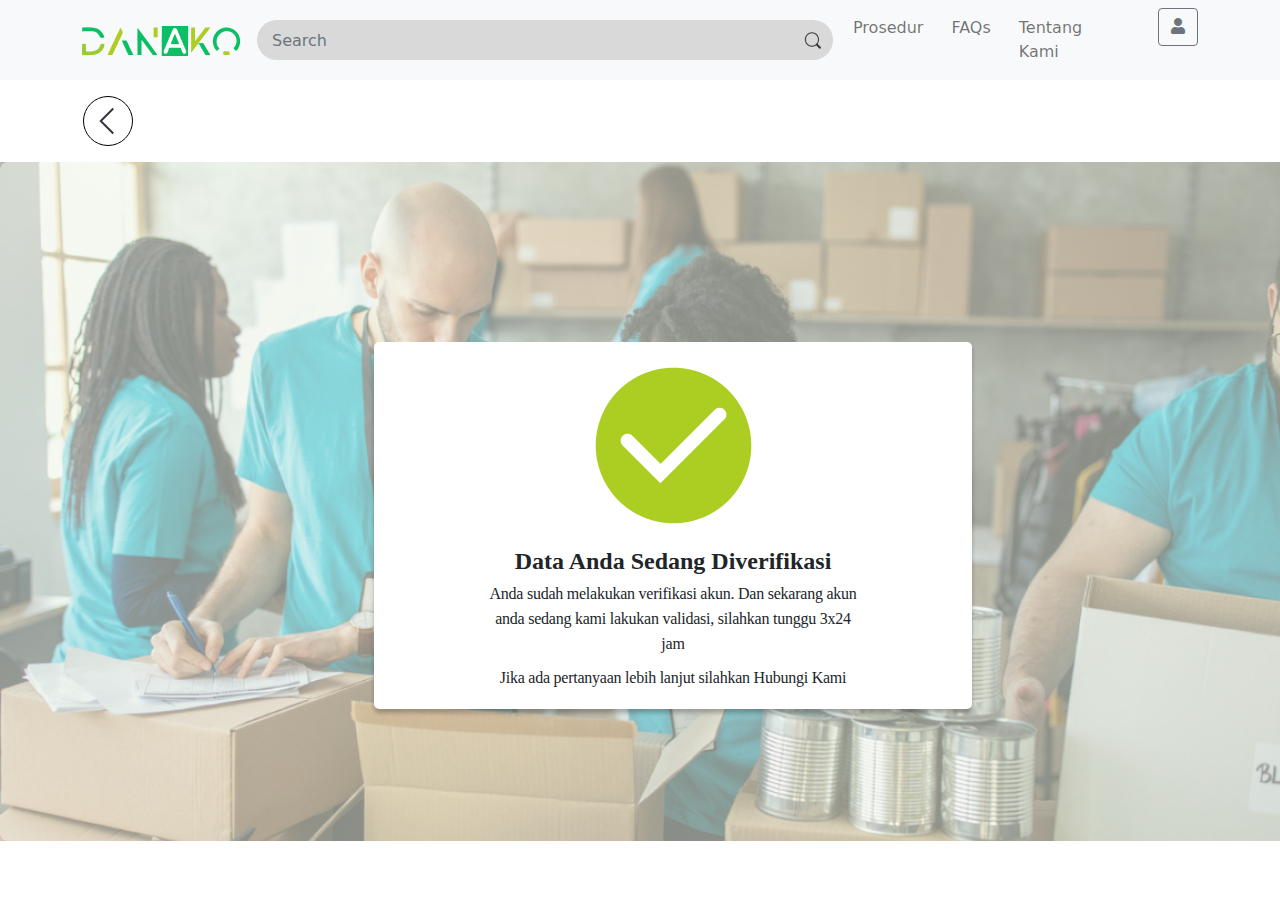
<file: payment_sukses.html>
<!doctype html>
<html lang="en">
  <head>
    <meta charset="utf-8">
    <meta name="viewport" content="width=device-width, initial-scale=1">
    <meta name="description" content="">
    <meta name="author" content="Mark Otto, Jacob Thornton, and Bootstrap contributors">
    <meta name="generator" content="Hugo 0.84.0">
    <title>Starter Template · Bootstrap v5.0</title>

    <!-- Bootstrap core CSS -->
    <link href="assets/dist/css/bootstrap.min.css" rel="stylesheet">
    <link rel="stylesheet" href="https://cdnjs.cloudflare.com/ajax/libs/font-awesome/5.15.3/css/all.min.css">
    <link rel="stylesheet" href="assets/css/style.css">

    <style>
 /* Default styles */
.c-notverifikasi {
  width: 1346px;
  height: 679px;
  margin: auto;
  background-image: url("/assets/img/bgcard.png");
  background-size: cover;
  background-position: center;
  position: relative;
}

.d-flex {
  display: flex;
  align-items: center;
  height: 100%;
}

.title {
  text-align: center;
  width: 598px;
  height: 61px;
  background: #FFFFFF;
  box-shadow: 0px 4px 4px rgba(0, 0, 0, 0.25);
  border-radius: 5px;
}

.title h6{
  font-family: 'Poppins';
  font-style: normal;
  font-weight: 600;
  font-size: 32px;
  line-height: 24px;
}

.konten{
  width: 406px; 
  height: 351px;
}

.konten-verifikasi{
  text-align: center;
  width: 598px;
  height: 100%;
  background: #FFFFFF;
  box-shadow: 0px 4px 4px rgba(0, 0, 0, 0.25);
  border-radius: 5px;
  margin: auto; /* membuat konten berada di tengah */
}

.konten-verifikasi .title-pending{
  font-family: 'Poppins';
  font-style: normal;
  font-weight: 600;
  font-size: 24px;
  line-height: 24px;
  margin: auto; /* membuat konten berada di tengah */
}

.konten-verifikasi .title-konten{
  width: 371px;
  height: 68px;
  font-family: 'Poppins';
  font-style: normal;
  font-weight: 400;
  font-size: 16px;
  line-height: 25px;
  /* or 156% */
  letter-spacing: -0.24px;
  text-align: center; /* menengahkan teks */
  margin: auto; /* membuat konten berada di tengah */
}

/* Responsive styles */
@media screen and (max-width: 767px) {
  /* Adjust the size of the container to fit smaller screens */
  .c-notverifikasi {
    width: auto;
    height: auto;
    padding: 20px;
  }

  /* Adjust the size of the title */
  .title {
    width: 100%;
    height: auto;
  }

  /* Adjust the size of the images */
  .card-img-top {
    width: 100%;
    height: auto;
  }
}


    </style>

  </head>

  <body>

    <section>
      <nav class="navbar navbar-expand-lg navbar-light bg-light">
        <div class="container">
          <a class="navbar-brand" href="#">
            <img src="assets/img/logo.png" />
          </a>
          <button class="navbar-toggler" type="button" data-bs-toggle="collapse" data-bs-target="#navbarNav" aria-controls="navbarNav" aria-expanded="false" aria-label="Toggle navigation">
            <span class="navbar-toggler-icon"></span>
          </button>
          <div class="collapse navbar-collapse justify-content-center" id="navbarNav">
            <ul class="navbar-nav">
              <li class="nav-item">
                <form class="d-flex">
                  <input class="form-control" type="search" placeholder="Search" style="width: 576px; height: 40px; left: 551px;">   
                </form>
              </li>
              <li class="nav-item">
                <a class="nav-link" href="#">Prosedur</a>
              </li>
              <li class="nav-item">
                <a class="nav-link" href="#">FAQs</a>
              </li>
              <li class="nav-item">
                <a class="nav-link" href="#">Tentang Kami</a>
              </li>
              <li class="nav-item margin-left">
                <button class="btn btn-outline-secondary" type="button" data-bs-toggle="dropdown" aria-expanded="false">
                    <i class="fas fa-user"></i> <!-- menggunakan ikon akun dari Font Awesome -->
                  </button>
                  <ul class="dropdown-menu dropdown-menu-end">
                    <li><a class="dropdown-item" href="#">Profil</a></li>
                    <li><a class="dropdown-item" href="#">Pengaturan</a></li>
                    <li><hr class="dropdown-divider"></li>
                    <li><a class="dropdown-item" href="#">Keluar</a></li>
                  </ul>
              </li>
            </ul>
          </div>
        </div>
      </nav>
    </section>

    <div class="container pt-3 pb-3">
          <img src="assets/img/Expand_left.svg" />
    </div>

    <section class="c-notverifikasi">
      <div class="d-flex justify-content-center flex-column"> <!-- tambahkan flex-column -->
      

        <div class="row pt-5">
          <div class="col-md-12">
            <div class="konten-verifikasi">
              <img src="/assets/img/sukses.png" alt="Image"  class="pt-3"/>
              <p class="title-pending pt-3">Data Anda Sedang Diverifikasi</p>
              <p class="title-konten pt-2">Anda sudah melakukan verifikasi akun. Dan sekarang akun anda sedang kami lakukan validasi, silahkan tunggu 3x24 jam</p>
              <p class="title-konten pt-4" >Jika ada pertanyaan lebih lanjut silahkan Hubungi Kami</p>
            </div>
          </div>
        </div>
          
          

        </div>
      </div>
    </section>

    <script src="assets/dist/js/bootstrap.bundle.min.js"></script>

  </body>
</html>
</file>
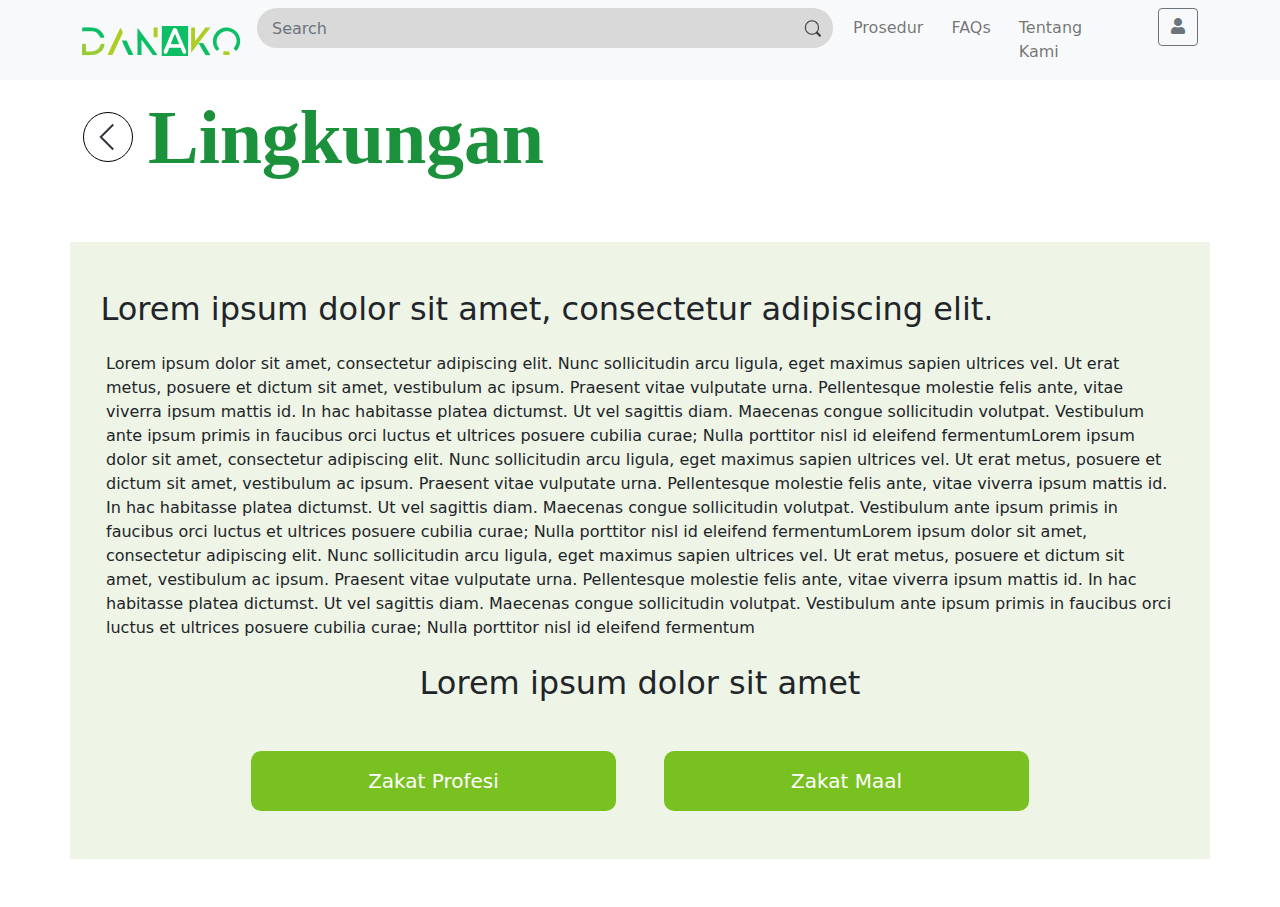
<file: zakat.html>
<!doctype html>
<html lang="en">
  <head>
    <meta charset="utf-8">
    <meta name="viewport" content="width=device-width, initial-scale=1">
    <meta name="description" content="">
    <meta name="author" content="Mark Otto, Jacob Thornton, and Bootstrap contributors">
    <meta name="generator" content="Hugo 0.84.0">
    <title>Starter Template · Bootstrap v5.0</title>


    

    <!-- Bootstrap core CSS -->
<link href="assets/dist/css/bootstrap.min.css" rel="stylesheet">
<link rel="stylesheet" href="https://cdnjs.cloudflare.com/ajax/libs/font-awesome/5.15.3/css/all.min.css">
<link rel="stylesheet" href="assets/css/style.css">

    
  </head>
  <style>
    
  </style>
  <body>

      <section>
        <nav class="navbar navbar-expand-lg navbar-light bg-light">
          <div class="container">
            <a class="navbar-brand" href="#">
              <img src="assets/img/logo.png" />
            </a>
            <button class="navbar-toggler" type="button" data-bs-toggle="collapse" data-bs-target="#navbarNav" aria-controls="navbarNav" aria-expanded="false" aria-label="Toggle navigation">
              <span class="navbar-toggler-icon"></span>
            </button>
            <div class="collapse navbar-collapse justify-content-center" id="navbarNav">
              <ul class="navbar-nav">
                <li class="nav-item">
                  <form class="d-flex">
                    <input class="form-control" type="search" placeholder="Search" style="width: 576px; height: 40px; left: 551px;">   
                  </form>
                </li>
                <li class="nav-item">
                  <a class="nav-link" href="#">Prosedur</a>
                </li>
                <li class="nav-item">
                  <a class="nav-link" href="#">FAQs</a>
                </li>
                <li class="nav-item">
                  <a class="nav-link" href="#">Tentang Kami</a>
                </li>
                <li class="nav-item margin-left">
                  <button class="btn btn-outline-secondary" type="button" data-bs-toggle="dropdown" aria-expanded="false">
                      <i class="fas fa-user"></i> <!-- menggunakan ikon akun dari Font Awesome -->
                    </button>
                    <ul class="dropdown-menu dropdown-menu-end">
                      <li><a class="dropdown-item" href="#">Profil</a></li>
                      <li><a class="dropdown-item" href="#">Pengaturan</a></li>
                      <li><hr class="dropdown-divider"></li>
                      <li><a class="dropdown-item" href="#">Keluar</a></li>
                    </ul>
                </li>
              </ul>
            </div>
          </div>
        </nav>
      </section>

      <div class="container">
        <div class="title">
            <img src="assets/img/Expand_left.svg" />
            <span>Lingkungan</span>
        </div>
      </div>

      <section class="pt-5 pb-5">
        <div class="container">
          <div class="row justify-content-center align-items-center">
            <div class="col-lg-12 form-bg">
              <h2 class="col-md-10 text-center mt-5">Lorem ipsum dolor sit amet, consectetur adipiscing elit.</h1>
              <div class="container">
                <p class="mb-4 mt-4">Lorem ipsum dolor sit amet, consectetur adipiscing elit. Nunc sollicitudin arcu ligula, eget maximus sapien ultrices vel. Ut erat metus, posuere et dictum sit amet, vestibulum ac ipsum. Praesent vitae vulputate urna. Pellentesque molestie felis ante, vitae viverra ipsum mattis id. In hac habitasse platea dictumst. Ut vel sagittis diam. Maecenas congue sollicitudin volutpat. Vestibulum ante ipsum primis in faucibus orci luctus et ultrices posuere cubilia curae; Nulla porttitor nisl id eleifend fermentumLorem ipsum dolor sit amet, consectetur adipiscing elit. Nunc sollicitudin arcu ligula, eget maximus sapien ultrices vel. Ut erat metus, posuere et dictum sit amet, vestibulum ac ipsum. Praesent vitae vulputate urna. Pellentesque molestie felis ante, vitae viverra ipsum mattis id. In hac habitasse platea dictumst. Ut vel sagittis diam. Maecenas congue sollicitudin volutpat. Vestibulum ante ipsum primis in faucibus orci luctus et ultrices posuere cubilia curae; Nulla porttitor nisl id eleifend fermentumLorem ipsum dolor sit amet, consectetur adipiscing elit. Nunc sollicitudin arcu ligula, eget maximus sapien ultrices vel. Ut erat metus, posuere et dictum sit amet, vestibulum ac ipsum. Praesent vitae vulputate urna. Pellentesque molestie felis ante, vitae viverra ipsum mattis id. In hac habitasse platea dictumst. Ut vel sagittis diam. Maecenas congue sollicitudin volutpat. Vestibulum ante ipsum primis in faucibus orci luctus et ultrices posuere cubilia curae; Nulla porttitor nisl id eleifend fermentum</p>
              </div>
              <h2 class="text-center">Lorem ipsum dolor sit amet</h2>
              <div class="d-flex justify-content-center mt-5 mb-5">
                <button type="button" class="btn btn-primary btn-lg me-5 bg-danako-primary bt-zakat">Zakat Profesi</button>
                <button type="button" class="btn btn-secondary btn-lg bg-danako-primary bt-zakat">Zakat Maal</button>
              </div>
            </div>
          </div>
        </div>
      </section>



    
            
  

    
      
      

    
    <script src="assets/dist/js/bootstrap.bundle.min.js"></script>

    
      
  </body>
</html>
</file>
<file: assets/css/style.css>
:root {
    --orange: #79C121;
    --darkorange: #1C913C;
    --form: #EEF4E6;
    --platinum: #e5e5e5;
    --black: #2b2d42;
    --white: #fff;
    --thumb: #edf2f4;
  }

  /* umum */

  .bg-danako{
    background: var(--darkorange);
  }

  .bg-danako-primary{
    background: var(--orange);
  }

  .form-bg{
    background: var(--form);
  }

  .color-primary{
    color: var(--orange);
  }


  .pb-80{
    padding-bottom: 80px;
  }


/* navbar */
  .navbar-light .navbar-nav .nav-link{
      padding-left: 20px;
  }
  
  
  .navbar-nav .nav-item:nth-last-of-type(2) .nav-link {
    margin-right: 40px; /* memberikan jarak 10px antara link terakhir dan tombol Toggle Akun */
  }
  
  
  .navbar-nav .nav-item form input[type="search"] {
    width: 576px;
    height: 40px;
    background: #D9D9D9;
    background-image: url('../img/search.png'); /* Ganti path/to/search-icon.png dengan path ke file ikon search */
    background-repeat: no-repeat;
    background-position: right 10px center ; 
    background-size: 20px; /* Atur ukuran ikon search */
    border-radius: 30px;
    padding: 5px 15px;
    border: none;
    font-size: 16px;
    color: #444;
    box-shadow: none;
  }
 

  
  /* media query */
  @media only screen and (max-width: 767px) {
    .navbar-nav .nav-link {
      padding-left: 0;
    }
  
    .navbar-nav .nav-item {
      margin-bottom: 10px;
    }
  
    .navbar-nav .nav-item:nth-last-of-type(2) .nav-link {
      margin-right: 0;
    }
  
    .navbar-nav .nav-item form input[type="search"] {
      width: 100%;
      margin-bottom: 10px;
    }

    .nav-item .d-flex{
      padding-top: 40px;
    }
  }

  @media (max-width: 992px) {
    .navbar-light .navbar-nav .nav-link {
      padding-left: 0;
    }
  
    .navbar-nav .nav-item:nth-last-of-type(2) .nav-link {
      margin-right: 0;
    }
  
    .navbar-nav .nav-item form input[type="search"] {
      width: 100%;
      margin-bottom: 10px;
    }
  }
/* end navbar */
  
  
  .container .title span {
    display: inline-block;
    margin-left: 10px;
    vertical-align: middle;
    font-family: 'DM Sans';
    font-style: normal;
    font-weight: 700;
    font-size: 76px;
    align-items: center;
    letter-spacing: -0.13px;
    color: #1C913C;
}

@media (max-width: 767px) {
    .container .title span {
        font-size: 50px;
    }
}

@media (min-width: 768px) and (max-width: 991px) {
    .container .title span {
        font-size: 60px;
    }
}

@media (min-width: 992px) and (max-width: 1199px) {
    .container .title span {
        font-size: 70px;
    }
}

@media (min-width: 1200px) {
    .container .title span {
        font-size: 76px;
    }
}

  
/* scroling */
  .container .slider{
    padding-top: 50px;
  }
  
  .slider h2 {
    font-family: 'DM Sans';
    font-style: normal;
    font-weight: 700;
    font-size: 48px;
    line-height: 40px;
    /* or 83% */
    letter-spacing: -0.13px;
  }
  .title-gren{
    color: var(--orange);; 
  }
  
  .cards-category {
    display: grid;
    grid-auto-columns: 100%;
    grid-column-gap: 10px;
    grid-auto-flow: column;
    padding: 25px 0px;
    list-style: none;
    overflow-x: scroll;
    scroll-snap-type: x mandatory;
  }
  
  .cards-category .card {
    display: flex;
    flex-direction: column;
    background: var(--white);
    border-radius: 12px;
    box-shadow: 0 5px 15px rgba(0, 0, 0, 15%);
    scroll-snap-align: start;
    transition: all 0.2s;
  }
  
  .cards-category .card:hover {
    color: var(--white);
    background: var(--orange);
  }
  
  .cards-category .card .card-title {
    font-size: 20px;
  }
  
  .cards-category .card .card-content {
    margin: 20px 0;
    max-width: 85%;
  }
  
  .cards-category .card .card-link-wrapper {
    margin-top: auto;
  }
  
  .cards-category .card .card-link {
    display: inline-block;
    text-decoration: none;
    color: white;
    background: var(--orange);
    padding: 6px 12px;
    border-radius: 8px;
    transition: background 0.2s;
  }
  
  .cards-category .card:hover .card-link {
    background: var(--darkorange);
  }
  
  .cards-category::-webkit-scrollbar {
    height: 12px;
  }
  
  .cards-category::-webkit-scrollbar-thumb,
  .cards-category::-webkit-scrollbar-track {
    border-radius: 92px;
  }
  
  .cards-category::-webkit-scrollbar-thumb {
    background: var(--darkorange);
  }
  
  .cards-category::-webkit-scrollbar-track {
    background: var(--thumb);
  }
  
  @media (min-width: 500px) {
    .cards-category {
      grid-auto-columns: calc(50% - 10px);
      grid-column-gap: 20px;
    }
  }
  
  @media (min-width: 700px) {
    .cards-category {
      grid-auto-columns: calc(calc(100% / 3) - 20px);
      grid-column-gap: 30px;
    }
  }
  
  @media (min-width: 1100px) {
    .cards-category {
      grid-auto-columns: calc(25% - 30px);
      grid-column-gap: 40px;
    }
  }

  /* pagination */

  .pagination-wrapper{
    text-align: center;
  }

  .pagination {
    list-style: none;
    display: inline-block;
    padding-top: 30px;
    margin-top: 10px;
  }
  
  .pagination li {
    display: inline;
    text-align: center;
  }
  
  .pagination a {
    float: left;
    display: block;
    font-size: 14px;
    text-decoration: none;
    padding: 5px 12px;
    color: #070707;
    margin-left: -1px;
    border: 1px solid transparent;
    line-height: 1.5;
  }
  
  .pagination a.active {
    cursor: default;
  }
  
  .pagination a:active {
    outline: none;
  }
  
  .modal-3 a {
    margin-left: 3px;
    padding: 0;
    width: 30px;
    height: 30px;
    line-height: 30px;
    border-radius: 100%;
  }
  
  .modal-3 a:hover {
    background-color: #4dad16;
  }
  
  .modal-3 a.active,
  .modal-3 a:active {
    background-color: #37b247;
  }
  


  .zakat-class .h2{
    
      font-family: 'Source Sans Pro';
      font-style: normal;
      font-weight: 600;
      font-size: 40px;
      line-height: 25px;
      /* identical to box height, or 62% */
      display: flex;
      align-items: center;
      text-align: center;
      letter-spacing: -0.13px;
    }

    .bt-zakat{
      border : none;
      border-radius: 10px ;
      width: 365px;
      height: 60px;
    }

  .information-container{
    background-color: #6C6A6A;;
  }

  .information-container .title{
    color: white;
    font-family: 'Inter';
    font-style: normal;
    font-weight: 700;
    font-size: 40px;
    line-height: 40px;
    /* identical to box height, or 100% */

    align-items: center;
    text-align: center;
    letter-spacing: -0.13px;

  }

  .information-container .container h6{
    font-family: 'Inter';
    font-style: normal;
    font-weight: 500;
    font-size: 32px;
    line-height: 40px;
    /* or 125% */

    display: flex;
    align-items: center;
    text-align: center;
    letter-spacing: -0.13px;

    color: #E9ECEB;
  }
  /* end index */


  /* style confirm email */

  .email-confirm {
    background-image: url('../img//bgcover.png');
    background-size: cover;
    background-position: center;
    height: 100vh;
    display: flex;
    justify-content: center;
    align-items: center;
  }
  .email-confirm .card {
    width: 885px;
    height: 546px;
    background-color: white;
    border-radius: 15px;
    box-shadow: 0px 10px 25px rgba(0, 0, 0, 0.3);
    display: flex;
    justify-content: center;
    align-items: center;
  }

  .email-confirm .card img {
    object-fit: cover;
    border-radius: 15px;
  }
  
  .email-confirm h2{
    font-family: 'Roboto';
    font-style: normal;
    font-weight: 600;
    font-size: 50px;
    line-height: 59px;
    color: #1C913C;
  }

  .email-confirm p{
    width: 388px;
    height: 63px;
    left: 187px;
    font-family: 'Roboto';
    font-style: normal;
    font-weight: 500;
    font-size: 18px;
    line-height: 21px;
    text-align: center;
  }

  /* Media queries for smaller devices */
  @media (max-width: 768px) {
    .email-confirm .card {
      width: 90%;
      height: auto;
    }

    .email-confirm h2 {
      font-size: 40px;
      line-height: 48px;
    }

    .email-confirm p {
      width: 80%;
      font-size: 16px;
      line-height: 19px;
    }
  }

  /* Media queries for larger devices */
  @media (min-width: 1200px) {
    .email-confirm .card {
      width: 1100px;
    }

    .email-confirm h2 {
      font-size: 60px;
      line-height: 71px;
    }

    .email-confirm p {
      width: 450px;
      font-size: 20px;
      line-height: 23px;
    }
  }

  /* ajuan campaign */

  .c-notverifikasi {
    width: 1346px;
    height: 679px;
    margin: auto;
    background-image: url("/assets/img/bgcard.png");
    background-size: cover;
    background-position: center;
    position: relative;
  }
  
  .c-notverifikasi .d-flex {
    display: flex;
    align-items: center;
    height: 100%;
  }
  
  .c-notverifikasi .d-flex .title {
    text-align: center;
    width: 598px;
    height: 61px;
    background: #FFFFFF;
    box-shadow: 0px 4px 4px rgba(0, 0, 0, 0.25);
    border-radius: 5px;
  }
  
  .c-notverifikasi .d-flex .title h6{
    font-family: 'Poppins';
    font-style: normal;
    font-weight: 600;
    font-size: 32px;
    line-height: 24px;
  }
  
  .konten{
    width: 406px; 
    height: 351px;
  }
  
  /* Responsive styles */
  @media screen and (max-width: 767px) {
    /* Adjust the size of the container to fit smaller screens */
    .c-notverifikasi {
      width: auto;
      height: auto;
      padding: 20px;
    }
  
    /* Adjust the size of the title */
    .c-notverifikasi .d-flex .title {
      width: 100%;
      height: auto;
    }
  
    /* Adjust the size of the images */
    .konten {
      width: 100%;
      height: auto;
    }
  }
  
  
  /* FOOTER STYLES
  –––––––––––––––––––––––––––––––––––––––––––––––––– */
</file>
